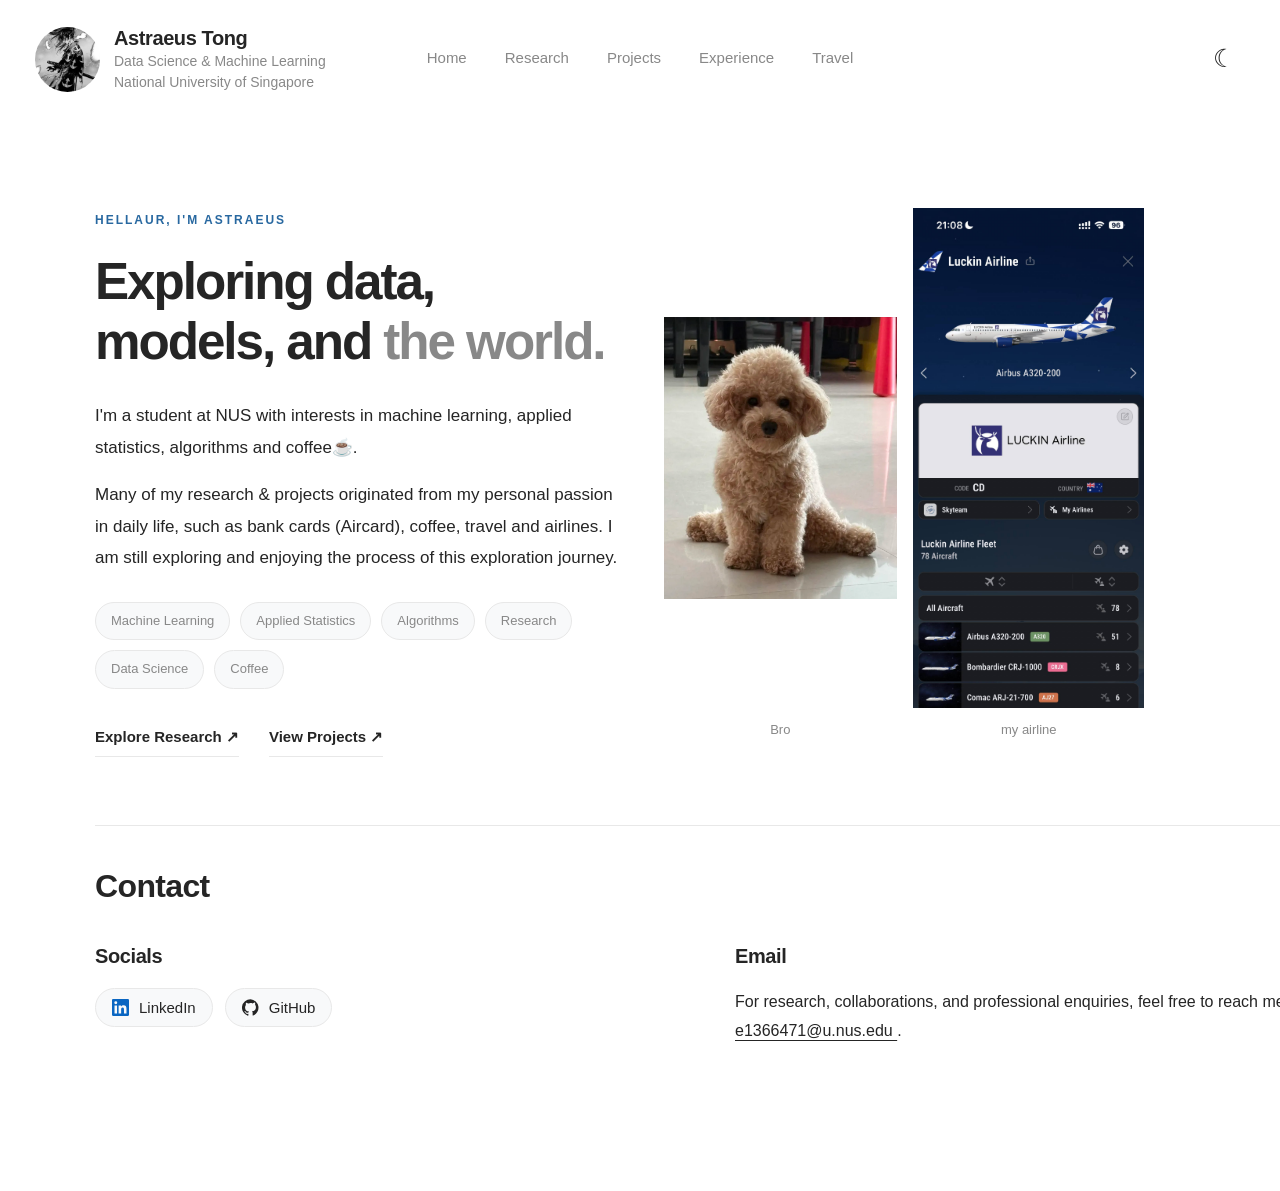
<file: index.html>
<!DOCTYPE html>
<html lang="en">
<head>
  <meta charset="UTF-8">
  <meta name="viewport"
        content="width=device-width, initial-scale=1.0">
  <title>Astraeus Tong</title>
  <link rel="icon" type="image/png" href="assets/muecat.jpg">
  <link rel="stylesheet" href="style.css">
  <script>
    const saved = localStorage.getItem("theme");
    const dark = window.matchMedia(
      "(prefers-color-scheme: dark)"
    ).matches;
    document.documentElement.dataset.theme =
      saved || (dark ? "dark" : "light");
  </script>
</head>

<body>
  <div class="site-container">

    <header class="site-header">

      <!-- Top-left profile -->
      <div class="profile">
        <img src="assets/profile.jpg"
             alt="Profile photo"
             class="avatar">

        <div class="profile-info">
          <h2>Astraeus Tong</h2>
          <p>Data Science & Machine Learning</p>
          <p>National University of Singapore</p>
        </div>
      </div>

      <!-- Top-centre navigation -->
      <nav class="navbar">
        <a href="index.html">Home</a>
        <a href="research.html">Research</a>
        <a href="projects.html">Projects</a>
        <a href="experience.html">Experience</a>
        <a href="travel.html">Travel</a>
      </nav>

      <!-- Top-right theme button -->
      <button id="theme-toggle"
              aria-label="Toggle theme">
        ☾
      </button>

    </header>

    <main class="content">
      
<section class="home-intro">

  <div class="intro-layout">

    <!-- LEFT: Introduction -->
    <div class="intro-text">

      <p class="intro-label">HELLAUR, I'M ASTRAEUS</p>

      <h1 class="intro-heading">
        Exploring data, models, and
        <span>the world.</span>
      </h1>

      <div class="intro-description">
        <p>
          I'm a student at NUS with interests in machine
          learning, applied statistics, algorithms and 
          coffee☕.
        </p>

        <p>
          Many of my research & projects originated from 
          my personal passion in daily life, such as bank cards (Aircard),
          coffee, travel and airlines. I am still exploring and enjoying the
          process of this exploration journey. 
        </p>
      </div>

      <div class="interest-tags">
        <span>Machine Learning</span>
        <span>Applied Statistics</span>
        <span>Algorithms</span>
        <span>Research</span>
        <span>Data Science</span>
        <span>Coffee</span>
      </div>

      <div class="home-links">
        <a href="research.html">
          Explore Research ↗
        </a>

        <a href="projects.html">
          View Projects ↗
        </a>
      </div>

    </div>

    <!-- RIGHT: Airline Image -->
    <!-- RIGHT: Two-image gallery -->
<div class="intro-gallery">

  <div class="intro-photo">
    <img
      src="assets/lofi.png"
      alt="Bro"
      loading="lazy"
    >
    <p class="image-caption">Bro</p>
  </div>

  <div class="intro-photo">
    <img
      src="assets/luckin_airline.jpg"
      alt="Second photo"
      loading="lazy"
    >
    <p class="image-caption">my airline</p>
  </div>

</div>

  </div>

</section>

      
<!-- CONTACT SECTION -->
<section class="contact-section" id="contact">

  <h2 class="contact-title">Contact</h2>

  <div class="contact-grid">

    <!-- Left: Social links -->
    <div class="contact-socials">
      <h3>Socials</h3>

      <div class="social-buttons">

        <a href="https://www.linkedin.com/in/weizhi-tu-12ab53247/"
           target="_blank"
           rel="noopener noreferrer"
           class="social-btn">

          <svg viewBox="0 0 24 24"
               width="19" height="19"
               fill="#0A66C2"
               aria-hidden="true">
            <path d="M20.447 20.452h-3.554v-5.569c0-1.328-.027-3.037-1.852-3.037-1.853 0-2.136 1.445-2.136 2.939v5.667H9.35V9h3.414v1.561h.049c.476-.9 1.637-1.85 3.37-1.85 3.601 0 4.267 2.37 4.267 5.455v6.286zM5.337 7.433a2.062 2.062 0 1 1 0-4.124 2.062 2.062 0 0 1 0 4.124zM7.119 20.452H3.555V9h3.564v11.452zM22.225 0H1.771C.792 0 0 .774 0 1.729v20.542C0 23.227.792 24 1.771 24h20.451C23.2 24 24 23.227 24 22.271V1.729C24 .774 23.2 0 22.225 0z"/>
          </svg>

          LinkedIn
        </a>

        <a href="https://github.com/astraeustong"
           target="_blank"
           rel="noopener noreferrer"
           class="social-btn">

          <svg viewBox="0 0 24 24"
               width="19" height="19"
               fill="currentColor"
               aria-hidden="true">
            <path d="M12 .297a12 12 0 0 0-3.793 23.386c.6.111.82-.261.82-.577v-2.234c-3.338.726-4.043-1.416-4.043-1.416-.546-1.387-1.333-1.756-1.333-1.756-1.09-.745.083-.729.083-.729 1.205.084 1.839 1.237 1.839 1.237 1.07 1.834 2.807 1.304 3.492.997.108-.775.418-1.305.762-1.605-2.665-.304-5.467-1.333-5.467-5.931 0-1.311.469-2.381 1.236-3.221-.124-.303-.536-1.524.117-3.176 0 0 1.008-.323 3.301 1.23A11.52 11.52 0 0 1 12 5.803c1.02.005 2.047.138 3.006.404 2.291-1.553 3.297-1.23 3.297-1.23.655 1.652.243 2.873.12 3.176.77.84 1.235 1.91 1.235 3.221 0 4.61-2.807 5.624-5.479 5.921.43.372.823 1.102.823 2.222v3.293c0 .319.216.694.825.576A12.001 12.001 0 0 0 12 .297z"/>
          </svg>

          GitHub
        </a>

      </div>
    </div>

    <!-- Right: Email -->
    <div class="contact-email">
      <h3>Email</h3>

      <p>
        For research, collaborations, and professional
        enquiries, feel free to reach me at
        <a href="mailto:e1366471@u.nus.edu">
          e1366471@u.nus.edu
        </a>.
      </p>
    </div>

  </div>

</section>

    </main>

  </div>

  <script src="script.js"></script>
</body>
</html>
</file>
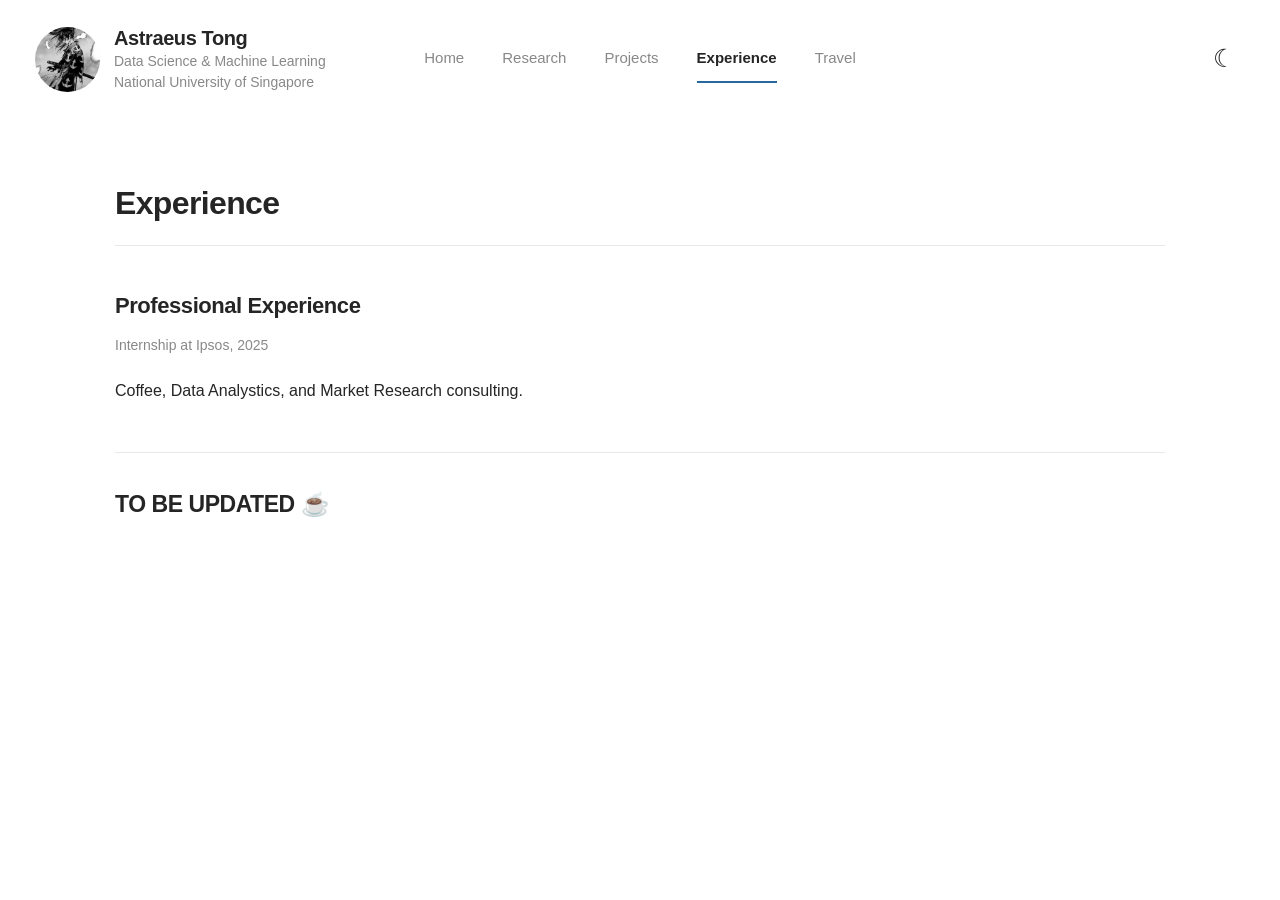
<file: experience.html>
<!DOCTYPE html>
<html lang="en">
<head>
  <meta charset="UTF-8">
  <meta name="viewport"
        content="width=device-width, initial-scale=1.0">
  <title>Experience | Astraeus Tong</title>
  <link rel="icon" type="image/png" href="assets/muecat.jpg">
  <link rel="stylesheet" href="style.css">
  <script>
    const saved = localStorage.getItem("theme");
    const dark = window.matchMedia(
      "(prefers-color-scheme: dark)"
    ).matches;
    document.documentElement.dataset.theme =
      saved || (dark ? "dark" : "light");
  </script>
</head>

<body>
  <div class="site-container">

    <header class="site-header">

      <!-- Top-left profile -->
      <div class="profile">
        <img src="assets/profile.jpg"
             alt="Profile photo"
             class="avatar">

        <div class="profile-info">
          <h2>Astraeus Tong</h2>
          <p>Data Science & Machine Learning</p>
          <p>National University of Singapore</p>
        </div>
      </div>

      <!-- Top-centre navigation -->
      <nav class="navbar">
        <a href="index.html">Home</a>
        <a href="research.html">Research</a>
        <a href="projects.html">Projects</a>
        <a href="experience.html" class = 'active'>Experience</a>
        <a href="travel.html">Travel</a>
      </nav>

      <!-- Top-right theme button -->
      <button id="theme-toggle"
              aria-label="Toggle theme">
        ☾
      </button>

    </header>

    
<main class="content">
  <h1>Experience</h1>

  <article class="entry">
    <h2>Professional Experience</h2>
    <p class="entry-meta">
      Internship at Ipsos, 2025
    </p>
    <p>
      Coffee, Data Analystics, and Market Research consulting.
    </p>
  </article>

    
<h2>TO BE UPDATED ☕</h2>
  
</main>


  <script src="script.js"></script>
</body>
</html>
</file>
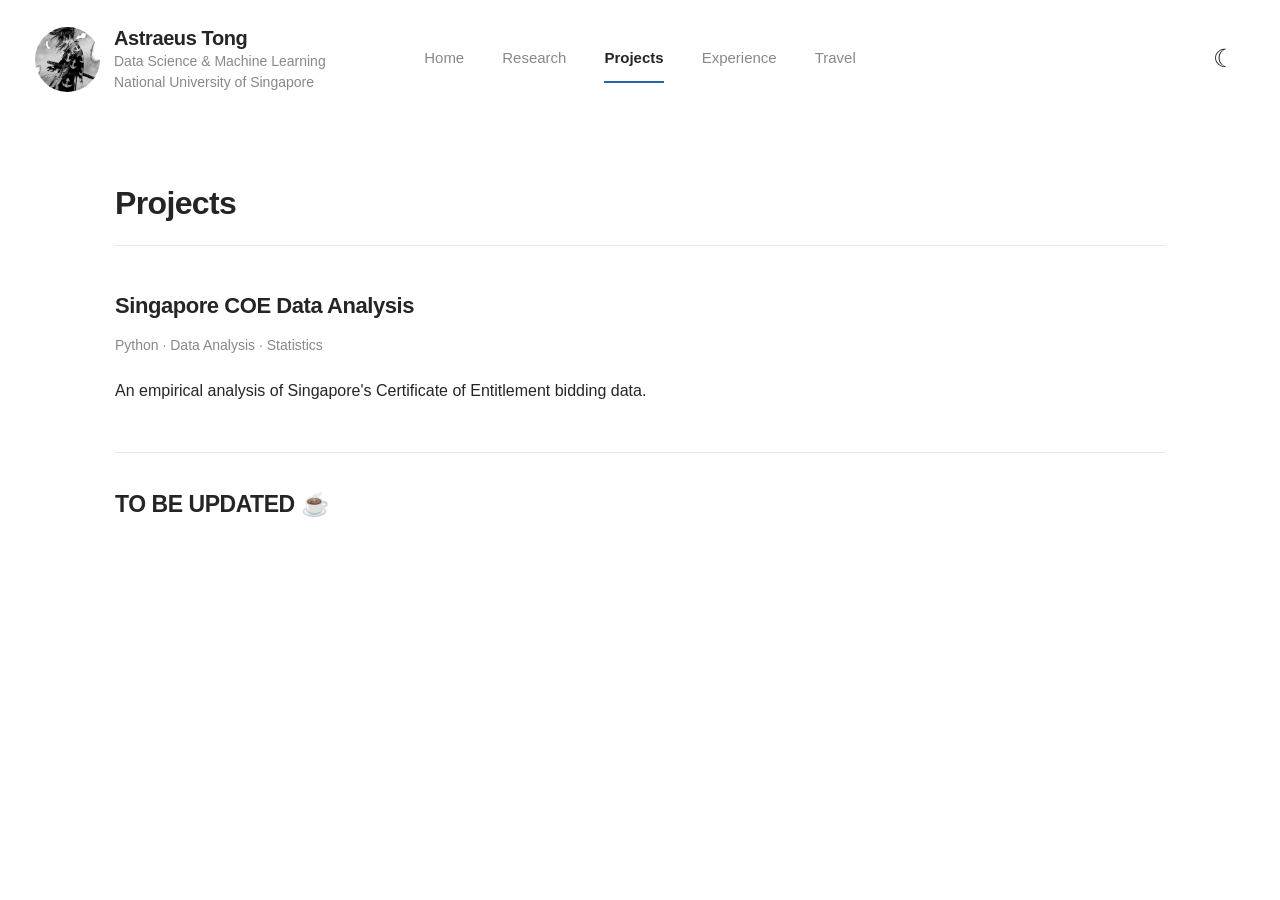
<file: projects.html>
<!DOCTYPE html>
<html lang="en">
<head>
  <meta charset="UTF-8">
  <meta name="viewport"
        content="width=device-width, initial-scale=1.0">
  <title>Projects | Astraeus Tong</title>
  <link rel="icon" type="image/png" href="assets/muecat.jpg">
  <link rel="stylesheet" href="style.css">
  <script>
    const saved = localStorage.getItem("theme");
    const dark = window.matchMedia(
      "(prefers-color-scheme: dark)"
    ).matches;
    document.documentElement.dataset.theme =
      saved || (dark ? "dark" : "light");
  </script>
</head>

<body>
  <div class="site-container">

    <header class="site-header">

      <!-- Top-left profile -->
      <div class="profile">
        <img src="assets/profile.jpg"
             alt="Profile photo"
             class="avatar">

        <div class="profile-info">
          <h2>Astraeus Tong</h2>
          <p>Data Science & Machine Learning</p>
          <p>National University of Singapore</p>
        </div>
      </div>

      <!-- Top-centre navigation -->
      <nav class="navbar">
        <a href="index.html">Home</a>
        <a href="research.html">Research</a>
        <a href="projects.html" class="active">Projects</a>
        <a href="experience.html">Experience</a>
        <a href="travel.html">Travel</a>
      </nav>

      <!-- Top-right theme button -->
      <button id="theme-toggle"
              aria-label="Toggle theme">
        ☾
      </button>

    </header>

<main class="content">
  <h1>Projects</h1>

  <article class="entry">
    <h2>Singapore COE Data Analysis</h2>
    <p class="entry-meta">
      Python · Data Analysis · Statistics
    </p>
    <p>
      An empirical analysis of Singapore's
      Certificate of Entitlement bidding data.
    </p>
  </article>

<h2>TO BE UPDATED ☕</h2>
</main>




  </div>

  <script src="script.js"></script>
</body>
</html>
</file>
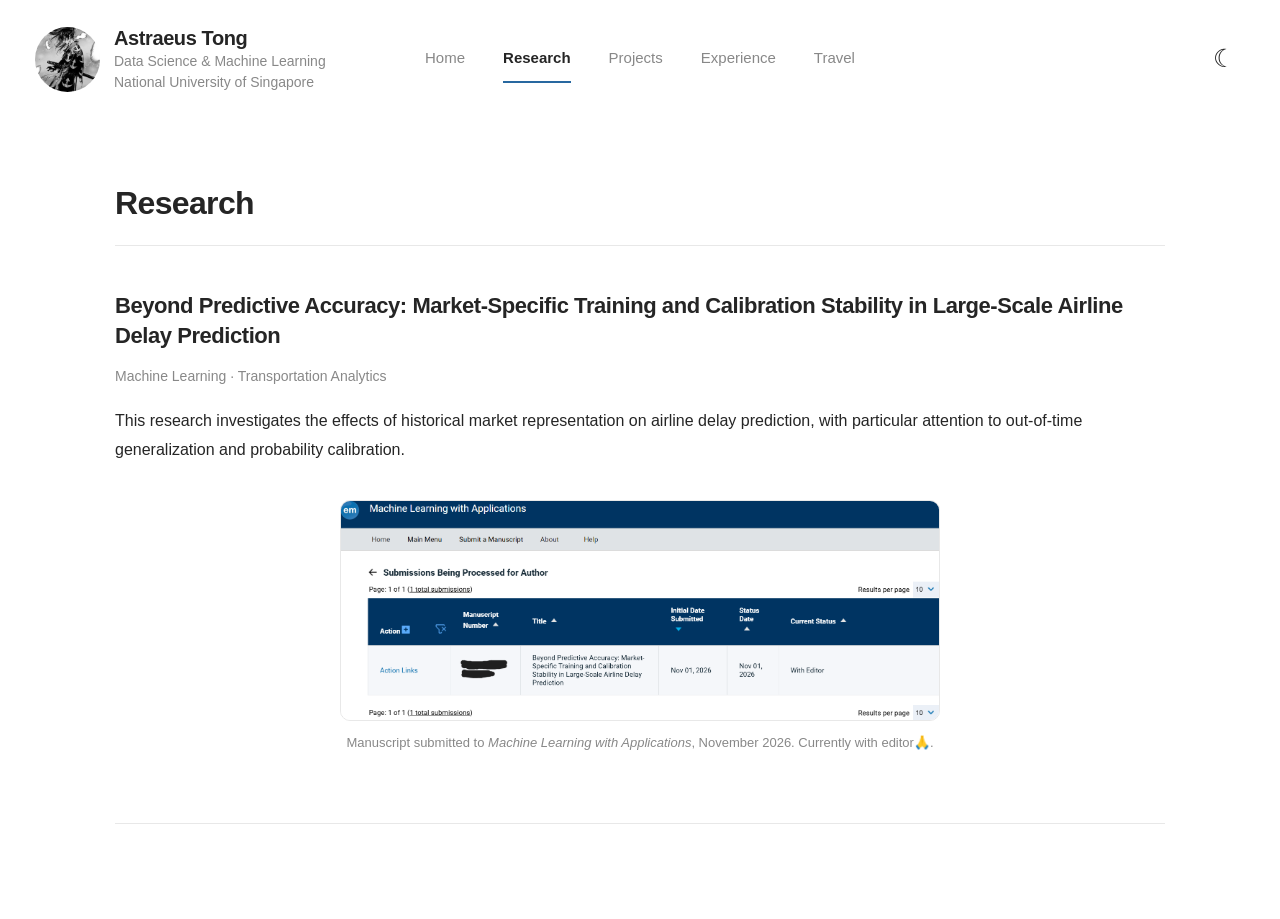
<file: research.html>
<!DOCTYPE html>
<html lang="en">
<head>
  <meta charset="UTF-8">
  <meta name="viewport"
        content="width=device-width, initial-scale=1.0">
  <title>Research | Astraeus Tong</title>
  <link rel="icon" type="image/png" href="assets/muecat.jpg">
  <link rel="stylesheet" href="style.css">
  <script>
    const saved = localStorage.getItem("theme");
    const dark = window.matchMedia(
      "(prefers-color-scheme: dark)"
    ).matches;
    document.documentElement.dataset.theme =
      saved || (dark ? "dark" : "light");
  </script>
</head>

<body>
  <div class="site-container">

    <header class="site-header">

      <!-- Top-left profile -->
      <div class="profile">
        <img src="assets/profile.jpg"
             alt="Profile photo"
             class="avatar">

        <div class="profile-info">
          <h2>Astraeus Tong</h2>
          <p>Data Science & Machine Learning</p>
          <p>National University of Singapore</p>
        </div>
      </div>

      <!-- Top-centre navigation -->
      <nav class="navbar">
        <a href="index.html">Home</a>
        <a href="research.html" class="active">Research</a>
        <a href="projects.html">Projects</a>
        <a href="experience.html">Experience</a>
        <a href="travel.html">Travel</a>
      </nav>

      <!-- Top-right theme button -->
      <button id="theme-toggle"
              aria-label="Toggle theme">
        ☾
      </button>

    </header>


    
    <main class="content">
    <h1>Research</h1>

    
<article class="entry">

  <h2>
    Beyond Predictive Accuracy:
    Market-Specific Training and
    Calibration Stability in Large-Scale
    Airline Delay Prediction
  </h2>

  <p class="entry-meta">
    Machine Learning · Transportation Analytics
  </p>

  <p>
    This research investigates the effects of
    historical market representation on airline
    delay prediction, with particular attention
    to out-of-time generalization and
    probability calibration.
  </p>

  <div class="research-image">
    <img
      src="assets/manuscript_submission.png"
      alt="Manuscript submission status at
           Machine Learning with Applications"
      loading="lazy"
    >

    <p class="image-caption">
      Manuscript submitted to
      <em>Machine Learning with Applications</em>,
      November 2026.
      Currently with editor🙏.
    </p>
  </div>

</article>

    </main>


  </div>

  <script src="script.js"></script>
</body>
</html>
</file>
<file: style.css>
/* ==========================================================
   PERSONAL WEBSITE — SHARED STYLES
   Pages: Home, Research, Projects, Experience, Travel
   ========================================================== */

/* 1. Theme */
:root {
  color-scheme: light;
  --bg: #ffffff;
  --text: #252525;
  --muted: #888888;
  --border: #e8e8e8;
  --accent: #2868a0;
  --hover: #f4f4f4;
  --surface: #f8f9fa;
}

[data-theme="dark"] {
  color-scheme: dark;
  --bg: #18191b;
  --text: #f1f1f1;
  --muted: #aaaaaa;
  --border: #363636;
  --accent: #7ab7ef;
  --hover: #292a2d;
  --surface: #222326;
}

/* 2. Base typography and layout */
* { box-sizing: border-box; }
html { scroll-behavior: smooth; }
body {
  margin: 0;
  background: var(--bg);
  color: var(--text);
  font: 16px/1.75 -apple-system, BlinkMacSystemFont, "Segoe UI", Arial, sans-serif;
  transition: background-color .2s ease, color .2s ease;
}
button, input, textarea, select { font: inherit; }
h1, h2, h3, h4, h5, h6 { font-family: inherit; letter-spacing: -.02em; }
a { color: var(--accent); text-decoration: none; }
a:hover { text-decoration: underline; }

.site-container { width: 100%; padding: 25px 35px; }

/* 3. Shared header */
.site-header {
  display: grid;
  grid-template-columns: minmax(0, 1fr) auto minmax(0, 1fr);
  align-items: center;
  width: 100%;
  margin-bottom: 55px;
}
.profile { display: flex; align-items: center; gap: 14px; justify-self: start; min-width: 0; }
.avatar { width: 65px; height: 65px; border-radius: 50%; object-fit: cover; flex-shrink: 0; }
.profile-info { min-width: 0; }
.profile-info h2 { margin: 0; color: var(--text); font-size: 20px; font-weight: 700; line-height: 1.3; }
.profile-info p { margin: 0; color: var(--muted); font-size: 14px; line-height: 1.5; }

.navbar { display: flex; justify-content: center; align-items: center; gap: 38px; justify-self: center; }
.navbar a {
  display: inline-block;
  padding: 10px 0;
  border-bottom: 2px solid transparent;
  color: var(--muted);
  font-size: 15px;
  font-weight: 500;
  text-decoration: none;
  white-space: nowrap;
  transition: color .2s ease, border-color .2s ease;
}
.navbar a:hover { color: var(--text); text-decoration: none; }
.navbar a.active { color: var(--text); font-weight: 700; border-bottom-color: var(--accent); }

#theme-toggle {
  display: flex; align-items: center; justify-content: center;
  justify-self: end;
  width: 42px; height: 42px; padding: 6px;
  border: 0; border-radius: 50%;
  background: transparent; color: var(--text);
  font-size: 25px; cursor: pointer;
  transition: background-color .2s ease;
}
#theme-toggle:hover { background: var(--hover); }

/* 4. Shared content */
.content { width: 100%; max-width: 1050px; margin: 0 auto; padding: 35px 0 70px; }
.content h1, .content .contact-title { margin: 0 0 28px; color: var(--text); font-size: 32px; font-weight: 700; line-height: 1.3; }
/* Page-level headings only; do not underline the home introduction. */
.content > h1 { padding-bottom: 20px; margin-bottom: 35px; border-bottom: 1px solid var(--border); }
.content h2 { margin: 35px 0 15px; color: var(--text); font-size: 23px; font-weight: 600; line-height: 1.4; }
.content h3 { margin: 20px 0 10px; color: var(--text); font-size: 20px; font-weight: 600; line-height: 1.4; }
.content p { margin: 0 0 20px; color: var(--text); font-size: 16px; line-height: 1.8; }
.content ul, .content ol { padding-left: 25px; margin-bottom: 20px; }
.content li { margin-bottom: 8px; }

/* Research, projects, and experience entries */
.entry { padding: 25px 0 35px; border-bottom: 1px solid var(--border); }
.entry:first-of-type { padding-top: 10px; }
.entry h2 { margin: 0 0 12px; font-size: 22px; }
.entry p { margin: 12px 0; }
.content .entry-meta { margin: 8px 0 18px; color: var(--muted); font-size: 14px; }
.card { margin: 20px 0; padding: 25px; background: var(--surface); border: 1px solid var(--border); border-radius: 10px; }
.card h2, .card h3 { margin-top: 0; }

/* 5. Home introduction and image */
.home-intro { max-width: 1050px; padding-top: 25px; }
.intro-layout {
  display: grid;
  grid-template-columns: minmax(0, 1.1fr) minmax(0, 1fr);
  align-items: center;
  gap: 40px;
}
.intro-text, .intro-image { min-width: 0; }
.content .intro-label { margin-bottom: 20px; color: var(--accent); font-size: 12px; font-weight: 700; letter-spacing: 2px; }
.content .intro-heading { max-width: 800px; margin-bottom: 28px; font-size: clamp(34px, 4vw, 54px); font-weight: 700; line-height: 1.18; letter-spacing: -.04em; }
.intro-heading span { color: var(--muted); }
.intro-description { max-width: 760px; }
.content .intro-description p { margin-bottom: 16px; font-size: 17px; line-height: 1.85; }
.interest-tags { display: flex; flex-wrap: wrap; gap: 10px; margin-top: 28px; }
.interest-tags span { display: inline-flex; align-items: center; padding: 7px 15px; border: 1px solid var(--border); border-radius: 100px; background: var(--surface); color: var(--muted); font-size: 13px; font-weight: 500; }
.home-links { display: flex; flex-wrap: wrap; gap: 30px; margin-top: 35px; }
.home-links a { padding-bottom: 6px; border-bottom: 1px solid var(--border); color: var(--text); font-size: 15px; font-weight: 600; text-decoration: none; }
.home-links a:hover, .home-links a span { color: var(--accent); }
.home-links a span { margin-left: 5px; }

.content .image-caption { margin-top: 12px; color: var(--muted); font-size: 13px; line-height: 1.5; text-align: center; }
/* Two-image homepage gallery */

.intro-gallery {
  display: grid;
  grid-template-columns: repeat(2, minmax(0, 1fr));
  gap: 16px;
  width: 100%;
  align-items: start;
}

.intro-photo {
  min-width: 0;
  text-align: center;
}

.intro-photo img {
  display: block;
  width: 100%;
  height: 500px;
  object-fit: contain;
  object-position: center;
}

.content .intro-photo .image-caption {
  margin-top: 12px;
  color: var(--muted);
  font-size: 13px;
  text-align: center;
}
/* Research page image */
.research-image { width: 100%; max-width: 600px; margin: 35px auto; text-align: center; }
.research-image img { display: block; width: 100%; height: auto; border: 1px solid var(--border); border-radius: 10px; }
.content .research-image .image-caption { margin: 12px auto 0; color: var(--muted); font-size: 13px; line-height: 1.6; text-align: center; }

/* 6. Home contact */
.contact-section { margin-top: 65px; padding: 40px 0 50px; border-top: 1px solid var(--border); }
.content .contact-title { margin-bottom: 35px; }
.contact-grid { display: grid; grid-template-columns: 1fr 1fr; align-items: start; gap: 70px; }
.contact-grid h3 { margin: 0 0 18px; }
.social-buttons { display: flex; flex-direction: row; align-items: flex-start; gap: 12px; }
.social-btn {
  display: inline-flex; align-items: center; justify-content: center; gap: 10px;
  padding: 8px 16px; border: 1px solid var(--border); border-radius: 100px;
  background: var(--surface); color: var(--text);
  font-size: 15px; line-height: 1.4; text-decoration: none;
  transition: background-color .2s ease, border-color .2s ease, transform .2s ease;
}
.social-btn:hover { background: var(--hover); border-color: var(--muted); transform: translateY(-2px); text-decoration: none; }
.social-btn svg { width: 17px; height: 17px; flex-shrink: 0; }
.content .contact-email p { margin: 0; font-size: 16px; line-height: 1.8; }
.contact-email a { color: var(--text); text-decoration: underline; text-underline-offset: 4px; }
.contact-email a:hover { color: var(--accent); }

/* 7. Travel — static destination tags and journal */
.content .travel-intro { max-width: 100%; margin-bottom: 55px; color: var(--muted); }
.travel-section-heading { display: flex; justify-content: space-between; align-items: baseline; gap: 20px; margin-bottom: 22px; }
.travel-section-heading h2 { margin: 0; }
.travel-section-heading span { color: var(--muted); font-size: 14px; }
.travel-regions { margin-top: 45px; }
.travel-regions h2 { margin-bottom: 8px; }
.content .travel-subtitle { margin-bottom: 25px; color: var(--muted); font-size: 15px; }
.visited-list { display: flex; flex-wrap: wrap; gap: 9px; margin-top: 15px; }
.visited-tag { display: inline-flex; align-items: center; gap: 6px; padding: 6px 13px; border: 1px solid var(--border); border-radius: 100px; background: var(--surface); color: var(--text); font-size: 13px; font-weight: 500; line-height: 1.5; }
.visited-tag img { width: 16px; height: 11px; object-fit: cover; border-radius: 1px; flex-shrink: 0; }
/* Travel Journal */

.travel-journal {
  margin-top: 80px;
  padding-top: 40px;
  border-top: 1px solid var(--border);
}

.journal-grid {
  display: grid;
  grid-template-columns: repeat(3, minmax(0, 1fr));
  gap: 20px;
  margin-top: 25px;
}

.journal-card {
  overflow: hidden;
  border: 1px solid var(--border);
  border-radius: 12px;
  background: var(--surface);
}

.journal-placeholder {
  display: flex;
  align-items: center;
  justify-content: center;
  height: 155px;
  background: var(--hover);
}

.journal-placeholder span {
  font-size: 35px;
  color: var(--muted);
}

.journal-card-body {
  padding: 20px;
}

.content .journal-category {
  font-size: 11px;
  font-weight: 600;
  letter-spacing: 1px;
  color: var(--accent);
  margin-bottom: 10px;
}

.journal-card h3 {
  margin: 0 0 12px;
  font-size: 18px;
}

.content .journal-card-body p:last-child {
  font-size: 14px;
  line-height: 1.6;
  color: var(--muted);
}

@media (max-width: 700px) {
  .travel-journal {
    margin-top: 50px;
    padding-top: 25px;
  }

  .journal-grid {
    grid-template-columns: 1fr;
  }
}


/* =========================================
   MOBILE RESPONSIVE LAYOUT
   ========================================= */

@media (max-width: 768px) {

  /* Overall page */

  .site-container {
    width: 100%;
    padding: 18px 16px;
  }

  /* Header becomes two rows */

  .site-header {
    display: grid;
    grid-template-columns: minmax(0, 1fr) auto;
    grid-template-rows: auto auto;
    align-items: center;
    gap: 20px 12px;
    margin-bottom: 30px;
  }

  /* Profile occupies first row */

  .profile {
    grid-column: 1;
    grid-row: 1;
    display: flex;
    align-items: center;
    gap: 12px;
    min-width: 0;
  }

  .avatar {
    width: 52px;
    height: 52px;
    flex-shrink: 0;
  }

  .profile-info {
    min-width: 0;
  }

  .profile-info h2 {
    font-size: 17px;
    line-height: 1.3;
  }

  .profile-info p {
    font-size: 12px;
    line-height: 1.4;
    overflow-wrap: normal;
  }

  /* Theme button on first row */

  #theme-toggle {
    grid-column: 2;
    grid-row: 1;
    justify-self: end;
    width: 36px;
    height: 36px;
    font-size: 22px;
  }

  /* Navigation on second row */

  .navbar {
    grid-column: 1 / -1;
    grid-row: 2;

    width: 100%;
    min-width: 0;

    display: flex;
    justify-content: flex-start;
    gap: 24px;

    overflow-x: auto;
    overflow-y: hidden;
    scrollbar-width: none;

    padding-bottom: 5px;
  }

  .navbar::-webkit-scrollbar {
    display: none;
  }

  .navbar a {
    flex-shrink: 0;
    font-size: 14px;
    white-space: nowrap;
  }

  /* Main content */

  .content {
    width: 100%;
    max-width: 100%;
    padding: 20px 0 45px;
  }

  .content h1 {
    font-size: 27px;
  }

  .content h2 {
    font-size: 21px;
  }

  .content p {
    font-size: 15px;
    line-height: 1.75;
  }

  /* Home introduction becomes one column */

 .intro-layout {
  display: grid;
  grid-template-columns: minmax(0, 0.85fr) minmax(0, 1.3fr);
  align-items: center;
  gap: 35px;
}

  .intro-text {
    min-width: 0;
  }

  .content .intro-heading {
    font-size: clamp(29px, 7vw, 38px);
    line-height: 1.2;
    letter-spacing: -0.03em;
  }

  .content .intro-description p {
    font-size: 15px;
  }

  /* Homepage image gallery */

  @media (max-width: 768px) {

  .intro-gallery {
    grid-template-columns: repeat(2, minmax(0, 1fr));
    gap: 12px;
  }

  .intro-photo img {
    width: 100%;
    height: 220px;
    object-fit: cover;
  }

}
  /* Contact section */

  .contact-section {
    margin-top: 50px;
    padding-top: 30px;
  }

  .contact-grid {
    grid-template-columns: 1fr;
    gap: 30px;
  }

  .social-buttons {
    flex-wrap: wrap;
  }

  /* Research screenshot */

  .research-image {
    width: 100%;
    max-width: 100%;
  }

  /* Travel journal */

  .journal-grid {
    grid-template-columns: 1fr;
  }

  .travel-journal {
    margin-top: 50px;
  }
}

/* Wider homepage only */
@media (min-width: 769px) {
  .content:has(.home-intro) {
    max-width: 1350px;
  }
}

@media (min-width: 769px) {
  .content:has(.home-intro) {
    max-width: 1450px;
  }
}

@media (min-width: 769px) {
  .home-intro,
  .contact-section {
    transform: translateX(60px);
  }
}
</file>
